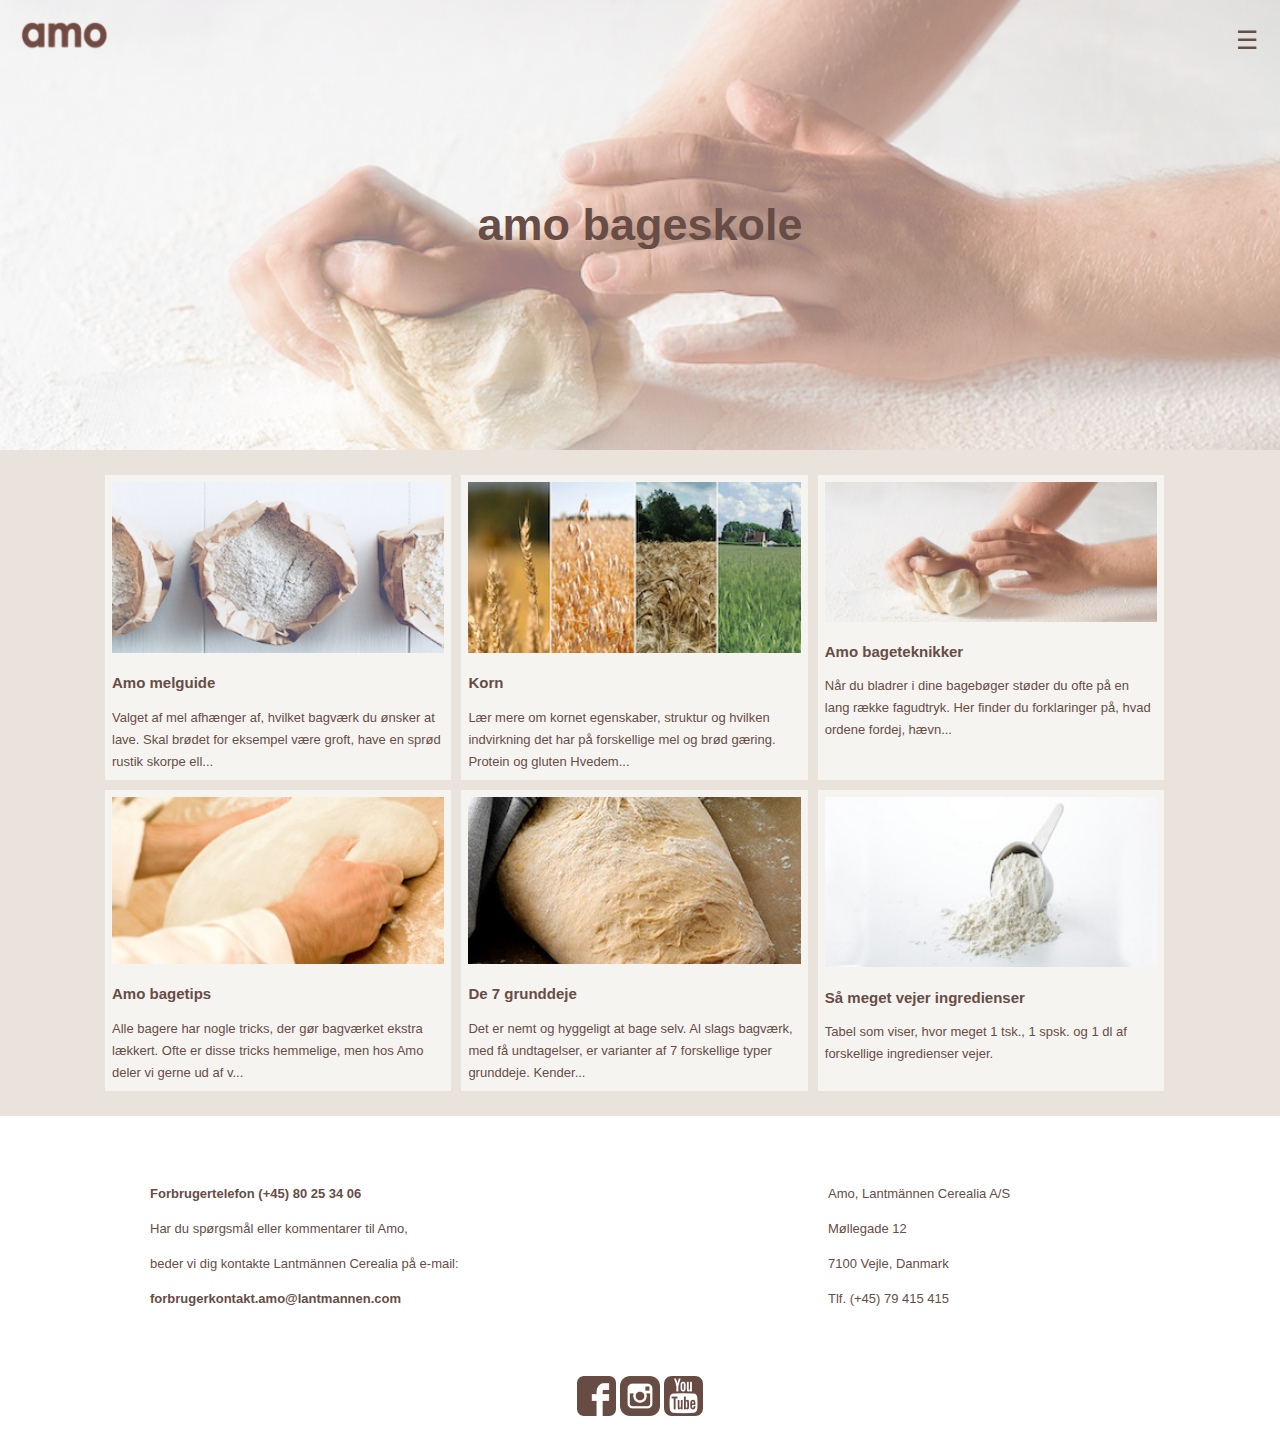
<file: bageskole.html>
<!DOCTYPE html>
<html lang="da">

<head>
    <meta charset="UTF-8">
    <meta name="viewport" content="width=device-width, minimum-scale=1.0">
    <title>Amo bageskole</title>

    <meta name="keywords" content="amo, bageskole, melguide, korn, bageteknikker, bagetips, grunddeje, dej, ingredienser, ">

    <meta name="description" content="Med Amos bageskole kan du finde hjælp, inspiration, guides og tips og tricks til din bagning. Herunder finder du Amo melguide, Korn, Amo bageteknikker, Amo bagetips, De 7 grunddeje og en tabel over, hvor meget de forskellige ingredienser vejer.">

    <link rel="stylesheet" href="css/style.css">
    <link rel="icon" href="images/favicon.png" type="image/png" sizes="16x16">



</head>

<body>
   
    <header class="bageskoleheader">
       <a href="index.html"><img src="images/amologomoerkbrun.png" alt="amo logo mørkebrun" class="amologo"></a>
        <div class="nav" id="mynav">
            <div class="menucontent">
    <ul>
        <li>
            <a href="#">
                <h2>om amo</h2>
            </a>
        </li>
        <li><a href="#">kontakt</a></li>
        <li><a href="bageskole.html">amo bageskole</a></li>
        <li><a href="#">amo play</a></li>
    </ul>
</div>
<div class="menucontent">
    <ul>
        <li>
            <a href="#">
                <h2>opskrifter</h2>
            </a>
        </li>
        <li><a href="#">amo klassikere</a></li>
        <li><a href="#">kage</a></li>
        <li><a href="broedopskrifter.html">brød</a></li>
        <li><a href="#">mad</a></li>
        <li><a href="#">glutenfrie opskrifter</a></li>
        <li><a href="#">juleopskrifter</a></li>
    </ul>
</div>
<div class="menucontent">
    <ul>
        <li>
            <a href="#">
                <h2>produkter</h2>
            </a>
        </li>
        <li><a href="#">nyheder</a></li>
        <li><a href="#">alle produkter (a-å)</a></li>
        <li><a href="#">mel</a></li>
        <li><a href="#">brød- og bolleblandinger</a></li>
        <li><a href="#">kageblandinger</a></li>
        <li><a href="#">glutenfri</a></li>
    </ul>
</div>
        

     <a href="javascript:void(0);" style="font-size:25px;" class="icon" id="bageskoleburger" onclick="myFunction()">&#9776;</a>
        </div>
        <div class="bageskoleoverskrift">amo bageskole</div>

         </header>
 

  <main class="bageskolemain">
        <div class="bageskole-grid">
            <div class="bageskole-grid-item">
                <a href="mel_bageskole.html" class="gridbutton"><img src="images/bageskole_melguide.png" alt="mel">
                    <h2>Amo melguide</h2>
                    Valget af mel afhænger af, hvilket bagværk du ønsker at lave. Skal brødet for eksempel være groft, have en sprød rustik skorpe ell...
                </a>
            </div>
             <div class="bageskole-grid-item">
                <a href="korn_bageskole.html" class="gridbutton"><img src="images/bageskole_kornsorter.jpg" alt="korn">
                    <h2>Korn</h2>
                   Lær mere om kornet egenskaber, struktur og hvilken indvirkning det har på forskellige mel og brød gæring. Protein og gluten Hvedem...
                </a>
            </div>
            <div class="bageskole-grid-item">
                <a href="#" class="gridbutton"><img src="images/bageskole_bageteknikker.png" alt="bageteknikker">
                    <h2>Amo bageteknikker</h2>
                   Når du bladrer i dine bagebøger støder du ofte på en lang række fagudtryk. Her finder du forklaringer på, hvad ordene fordej, hævn...
                </a>
            </div>
            <div class="bageskole-grid-item">
                <a href="#" class="gridbutton"><img src="images/bageskole_bagetips.jpg" alt="bagetips">
                    <h2>Amo bagetips</h2>
                   Alle bagere har nogle tricks, der gør bagværket ekstra lækkert. Ofte er disse tricks hemmelige, men hos Amo deler vi gerne ud af v...
                </a>
            </div>
               <div class="bageskole-grid-item">
                <a href="#" class="gridbutton"><img src="images/bageskole_grunddeje.jpg" alt="grunddeje">
                    <h2>De 7 grunddeje</h2>
                   Det er nemt og hyggeligt at bage selv. Al slags bagværk, med få undtagelser, er varianter af 7 forskellige typer grunddeje. Kender...
                </a>
            </div>
            <div class="bageskole-grid-item">
                <a href="#" class="gridbutton"><img src="images/bageskole_mel.jpg" alt="ingredienser">
                    <h2>Så meget vejer ingredienser</h2>
                   Tabel som viser, hvor meget 1 tsk., 1 spsk. og 1 dl af forskellige ingredienser vejer.
                </a>
            </div>
        </div>
  
    </main>
  
   
    <footer>
        <div class="info1">
            <strong>Forbrugertelefon (+45) 80 25 34 06</strong> <br>
            Har du spørgsmål eller kommentarer til Amo, <br>
            beder vi dig kontakte Lantmännen Cerealia på e-mail: <br>


            <a href="mailto:forbrugerkontakt.amo@lantmannen.com?" target="_top"><strong>forbrugerkontakt.amo@lantmannen.com</strong></a>




        </div>
        <div class="info2"> Amo, Lantmännen Cerealia A/S <br>
            Møllegade 12 <br>
            7100 Vejle, Danmark <br>
            Tlf. (+45) 79 415 415</div>
<div class="footericons">
    <a href="https://www.facebook.com/amodanmark/" target="_blank"><img src="images/facebook-logo.png" alt="facebook logo"></a>
    <a href="https://www.instagram.com/amodanmark/?hl=da" target="_blank"><img src="images/instagram.png" alt="instagram logo"></a>
    <a href="https://www.youtube.com/channel/UCpWmm1Vwp1QWhXt4ir-Wz4w" target="_blank"><img src="images/youtube.png" alt="youtube logo"></a>
</div>
    </footer>

    <script>
        function myFunction() {
            var x = document.getElementById("mynav");
            if (x.className === "nav") {
                x.className += " responsive";
            } else {
                x.className = "nav";
            }
        }
    </script>
</body>

</html>
</file>
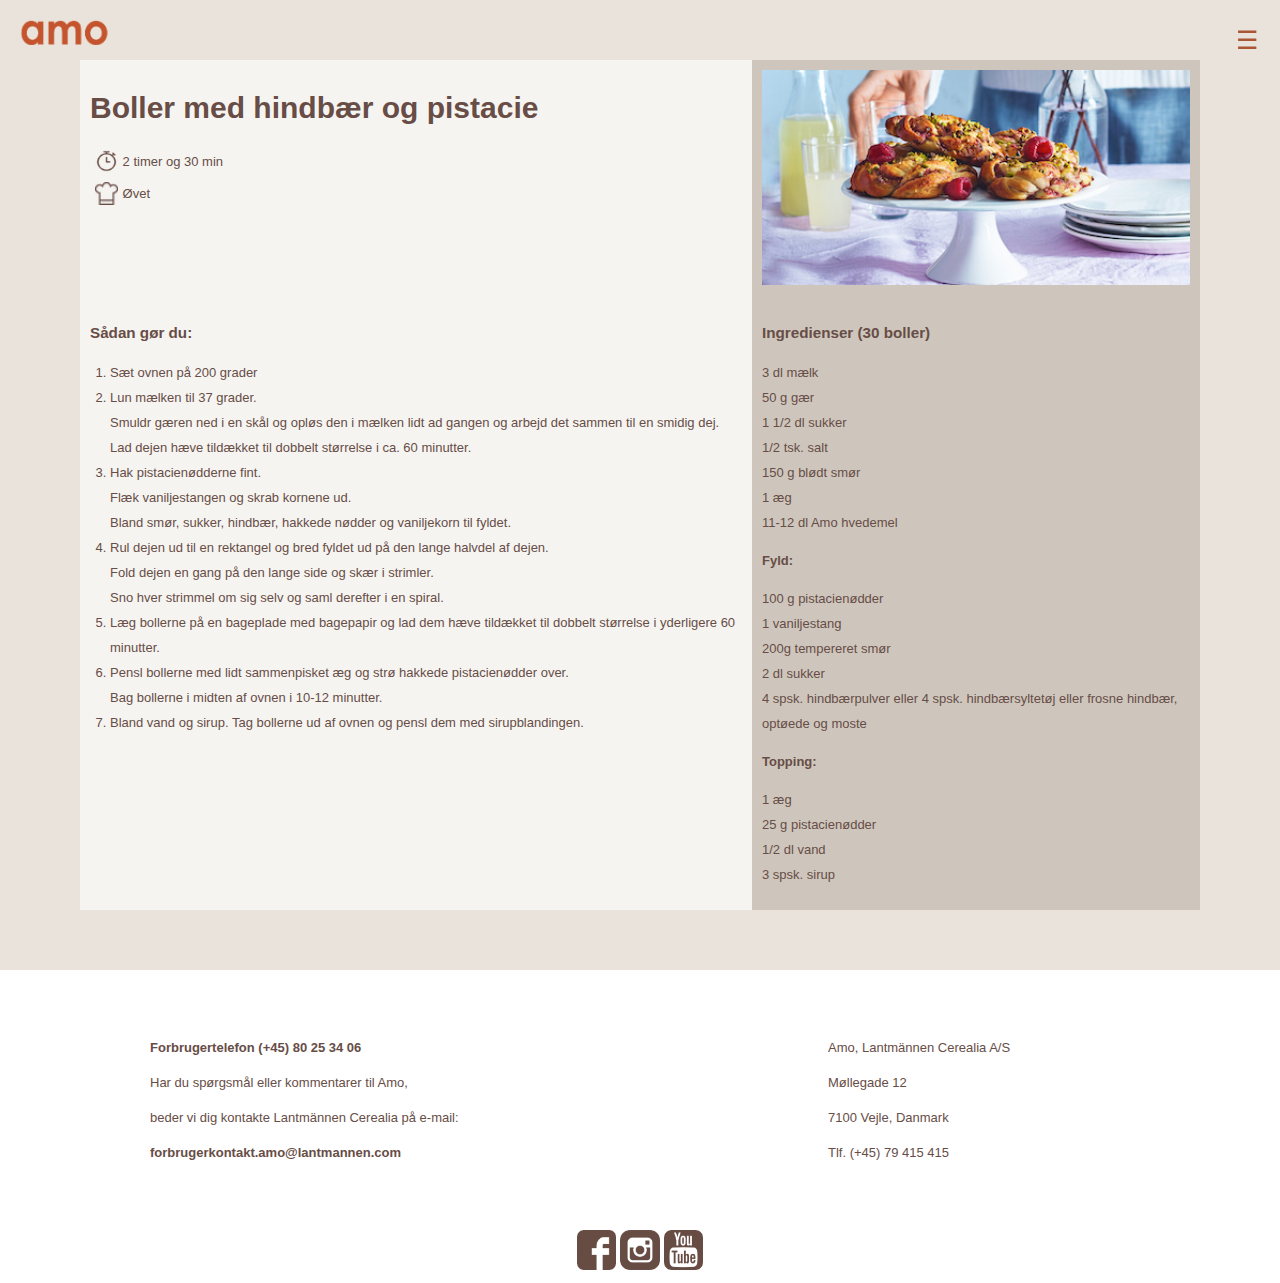
<file: bolleopskrift.html>
<!DOCTYPE html>
<html lang="da">

<head>
    <meta charset="UTF-8">
    <meta name="viewport" content="width=device-width, minimum-scale=1.0">
    <title>Boller med hindbær og pistacie</title>

    <meta name="keywords" content="amo, opskrift, boller, hindbær, pistacie, ingredienser, fyld, topping, sådan gør du, hvedemel">

    <meta name="description" content="En lækker opskrift på boller med hindbær og pistacie. Sværhedsgrad = øvet. Varighed = 2 timer og 30 minutter.">

    <link rel="stylesheet" href="css/style.css">
    <link rel="icon" href="images/favicon.png" type="image/png" sizes="16x16">



</head>

<body>
    <header class="bolleopskriftheader">
        <a href="index.html"><img src="images/amologolysbrun.png" alt="amo logo lysbrun" class="amologo"></a>
        <div class="nav" id="mynav">
            <div class="menucontent">
                <ul>
                    <li>
                        <a href="#">
                            <h2>om amo</h2>
                        </a>
                    </li>
                    <li><a href="#">kontakt</a></li>
                    <li><a href="bageskole.html">amo bageskole</a></li>
                    <li><a href="#">amo play</a></li>
                </ul>
            </div>
            <div class="menucontent">
                <ul>
                    <li>
                        <a href="#">
                            <h2>opskrifter</h2>
                        </a>
                    </li>
                    <li><a href="#">amo klassikere</a></li>
                    <li><a href="#">kage</a></li>
                    <li><a href="broedopskrifter.html">brød</a></li>
                    <li><a href="#">mad</a></li>
                    <li><a href="#">glutenfrie opskrifter</a></li>
                    <li><a href="#">juleopskrifter</a></li>
                </ul>
            </div>
            <div class="menucontent">
                <ul>
                    <li>
                        <a href="#">
                            <h2>produkter</h2>
                        </a>
                    </li>
                    <li><a href="#">nyheder</a></li>
                    <li><a href="#">alle produkter (a-å)</a></li>
                    <li><a href="#">mel</a></li>
                    <li><a href="#">brød- og bolleblandinger</a></li>
                    <li><a href="#">kageblandinger</a></li>
                    <li><a href="#">glutenfri</a></li>
                </ul>
            </div>


            <a href="javascript:void(0);" style="font-size:25px;" class="icon" id="broedopskrifterburger" onclick="myFunction()">&#9776;</a>
        </div>
    </header>
    <main class="bolleopskriftmain">

        <div class="bollegrid">
            <img src="images/boller_med_hindbaer_og_pistacie.jpg" alt="boller med hindbær og pistacie" class="bolleimg">


            <div class="opskriftintro">
                <h2>Boller med hindbær og pistacie</h2>
                <div class="bageinfo"><img src="images/timer.png" alt="timer" class="opskrifttimer">2 timer og 30 min</div>
                <div class="bageinfo"><img src="images/chef.png" alt="kokkehue" class="opskriftchef">Øvet</div>
            </div>
            <div class="ingredienser">
                <h3>Ingredienser (30 boller)</h3>
                <ul>
                    <li>3 dl mælk</li>
                    <li>50 g gær</li>
                    <li>1 1/2 dl sukker</li>
                    <li>1/2 tsk. salt</li>
                    <li>150 g blødt smør</li>
                    <li>1 æg</li>
                    <li>11-12 dl Amo hvedemel</li>
                </ul>

                <strong>Fyld:</strong>
                <ul>
                    <li>100 g pistacienødder</li>
                    <li>1 vaniljestang</li>
                    <li>200g tempereret smør</li>
                    <li>2 dl sukker</li>
                    <li>4 spsk. hindbærpulver eller 4 spsk. hindbærsyltetøj eller frosne hindbær, optøede og moste</li>
                </ul>


                <strong>Topping:</strong>
                <ul>
                    <li>1 æg</li>
                    <li>25 g pistacienødder</li>
                    <li>1/2 dl vand</li>
                    <li>3 spsk. sirup</li>
                </ul>
            </div>
            <div class="fremgangsmaade">
                <h3>Sådan gør du:</h3>
                <ol>
                    <li>Sæt ovnen på 200 grader</li>
                    <li>Lun mælken til 37 grader. <br>
                        Smuldr gæren ned i en skål og opløs den i mælken lidt ad
                        gangen og arbejd det sammen til en smidig dej. <br>
                        Lad dejen hæve tildækket til dobbelt størrelse i ca. 60 minutter.</li>
                    <li>Hak pistacienødderne fint. <br>
                        Flæk vaniljestangen og skrab kornene ud. <br>
                        Bland smør, sukker, hindbær, hakkede nødder og vaniljekorn
                        til fyldet.</li>
                    <li>Rul dejen ud til en rektangel og bred fyldet ud på den lange
                        halvdel af dejen. <br>
                        Fold dejen en gang på den lange side og skær i strimler. <br>
                        Sno hver strimmel om sig selv og saml derefter i en spiral.</li>
                    <li>Læg bollerne på en bageplade med bagepapir og lad dem
                        hæve tildækket til dobbelt størrelse i yderligere 60 minutter.</li>
                    <li>Pensl bollerne med lidt sammenpisket æg og strø hakkede
                        pistacienødder over. <br>
                        Bag bollerne i midten af ovnen i 10-12 minutter.</li>
                    <li>Bland vand og sirup.
                        Tag bollerne ud af ovnen og pensl dem med sirupblandingen.</li>
                </ol>


            </div>



        </div>


        <div></div>

    </main>




    <footer>
        <div class="info1">
            <strong>Forbrugertelefon (+45) 80 25 34 06</strong> <br>
            Har du spørgsmål eller kommentarer til Amo, <br>
            beder vi dig kontakte Lantmännen Cerealia på e-mail: <br>


            <a href="mailto:forbrugerkontakt.amo@lantmannen.com?" target="_top"><strong>forbrugerkontakt.amo@lantmannen.com</strong></a>




        </div>
        <div class="info2"> Amo, Lantmännen Cerealia A/S <br>
            Møllegade 12 <br>
            7100 Vejle, Danmark <br>
            Tlf. (+45) 79 415 415</div>
<div class="footericons">
    <a href="https://www.facebook.com/amodanmark/" target="_blank"><img src="images/facebook-logo.png" alt="facebook logo"></a>
    <a href="https://www.instagram.com/amodanmark/?hl=da" target="_blank"><img src="images/instagram.png" alt="instagram logo"></a>
    <a href="https://www.youtube.com/channel/UCpWmm1Vwp1QWhXt4ir-Wz4w" target="_blank"><img src="images/youtube.png" alt="youtube logo"></a>
</div>
    </footer>

    <script>
        function myFunction() {
            var x = document.getElementById("mynav");
            if (x.className === "nav") {
                x.className += " responsive";
            } else {
                x.className = "nav";
            }
        }
    </script>
</body>

</html>
</file>
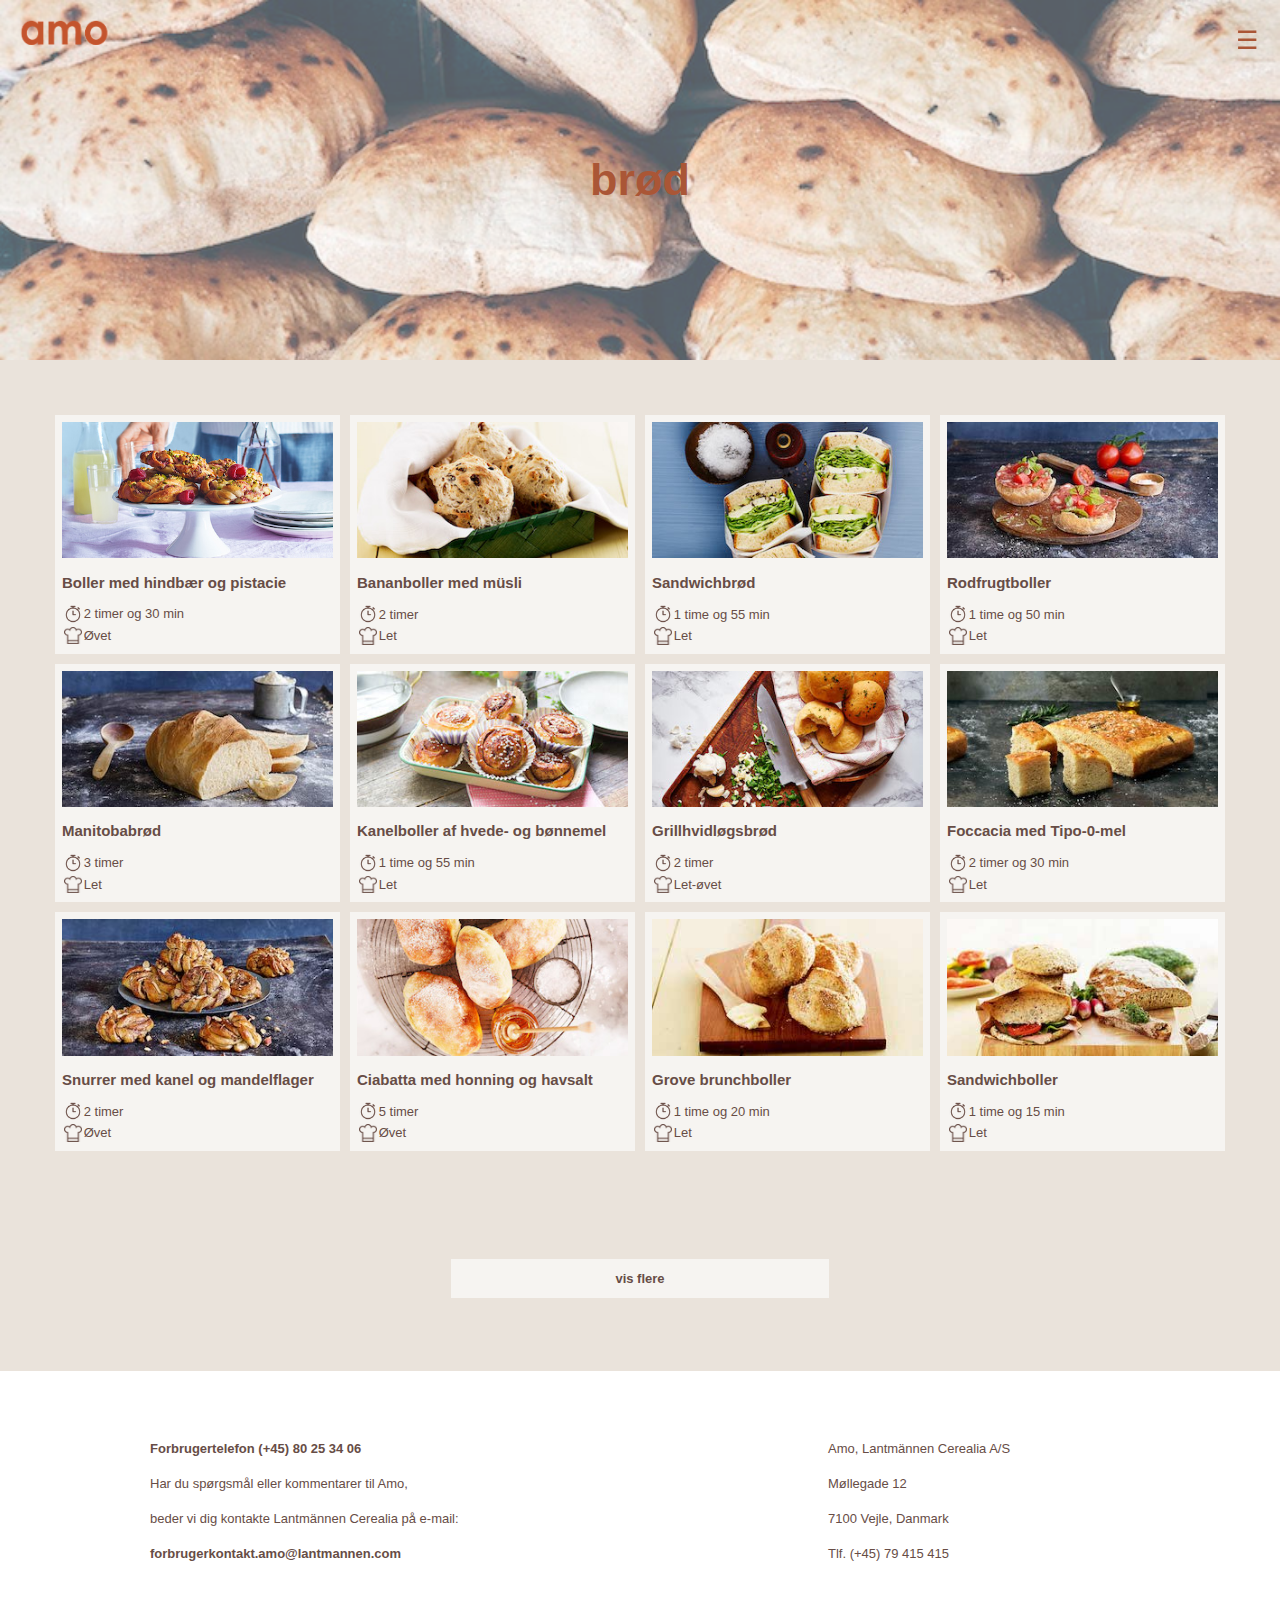
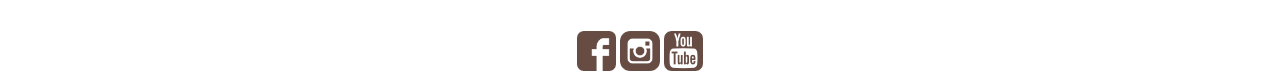
<file: broedopskrifter.html>
<!DOCTYPE html>
<html lang="da">

<head>
    <meta charset="UTF-8">
    <meta name="viewport" content="width=device-width, minimum-scale=1.0">
    <title>Brødopskrifter</title>

    <meta name="keywords" content="amo, opskrifter, brød, boller, boller med hindbær og pistacie, bananboller med müsli, sandwichbrød, rodfrugtboller, manitobabrød, kanelboller, bønnemel, grill, hvidløgsbrød, foccacia, tipo-0-mel, snurrer med kanel, ciabatta, grove brunchboller, sandwichboller">

    <meta name="description" content="Under Amos brødopskrifter findes der et stort udvalg af opskrifter på brød og boller med forskellige typer af mel.">

    <link rel="stylesheet" href="css/style.css">
    <link rel="icon" href="images/favicon.png" type="image/png" sizes="16x16">

</head>

<body>

    <header class="opskriftsideheader">
        <a href="index.html"><img src="images/amologolysbrun.png" alt="amo logo lysbrun" class="amologo"></a>
        <div class="nav" id="mynav">
            <div class="menucontent">
                <ul>
                    <li>
                        <a href="#">
                            <h2>om amo</h2>
                        </a>
                    </li>
                    <li><a href="#">kontakt</a></li>
                    <li><a href="bageskole.html">amo bageskole</a></li>
                    <li><a href="#">amo play</a></li>
                </ul>
            </div>
            <div class="menucontent">
                <ul>
                    <li>
                        <a href="#">
                            <h2>opskrifter</h2>
                        </a>
                    </li>
                    <li><a href="#">amo klassikere</a></li>
                    <li><a href="#">kage</a></li>
                    <li><a href="broedopskrifter.html">brød</a></li>
                    <li><a href="#">mad</a></li>
                    <li><a href="#">glutenfrie opskrifter</a></li>
                    <li><a href="#">juleopskrifter</a></li>
                </ul>
            </div>
            <div class="menucontent">
                <ul>
                    <li>
                        <a href="#">
                            <h2>produkter</h2>
                        </a>
                    </li>
                    <li><a href="#">nyheder</a></li>
                    <li><a href="#">alle produkter (a-å)</a></li>
                    <li><a href="#">mel</a></li>
                    <li><a href="#">brød- og bolleblandinger</a></li>
                    <li><a href="#">kageblandinger</a></li>
                    <li><a href="#">glutenfri</a></li>
                </ul>
            </div>


            <a href="javascript:void(0);" style="font-size:25px;" class="icon" id="broedopskrifterburger" onclick="myFunction()">&#9776;</a>
        </div>
        <div class="broedoverskrift">brød</div>
    </header>
    <main class="broedmain">
        <div class="broed-grid">
            <div class="broed-grid-item">
                <a href="bolleopskrift.html" class="gridbutton">
                    <img src="images/boller_med_hindbaer_og_pistacie.jpg" alt="boller med hindbær og pistacie">
                    <h2>Boller med hindbær og pistacie</h2>
                    <div class="bageinfo"><img src="images/timer.png" alt="timer" class="timer">2 timer og 30 min</div>
                    <div class="bageinfo"><img src="images/chef.png" alt="kokkehue" class="chef">Øvet</div>
                </a>
            </div>
            <div class="broed-grid-item"><a href="" class="gridbutton"><img src="images/bananboller.jpg" alt="bananboller med müsli">
                    <h2>Bananboller med müsli</h2>
                    <div class="bageinfo"><img src="images/timer.png" alt="timer" class="timer">2 timer</div>
                    <div class="bageinfo"><img src="images/chef.png" alt="kokkehue" class="chef">Let</div>
                </a>
            </div>
            <div class="broed-grid-item">
                <a href="#" class="gridbutton"><img src="images/sandwich-brod.jpg" alt="sandwichbrød">
                    <h2>Sandwichbrød</h2>
                    <div class="bageinfo"><img src="images/timer.png" alt="timer" class="timer">1 time og 55 min</div>
                    <div class="bageinfo"><img src="images/chef.png" alt="kokkehue" class="chef">Let</div>

                </a>
            </div>
            <div class="broed-grid-item">

                <a href="#" class="gridbutton">
                    <img src="images/rodfrugt-boller.jpg" alt="rodfrugtboller">
                    <h2>Rodfrugtboller</h2>
                    <div class="bageinfo"><img src="images/timer.png" alt="timer" class="timer">1 time og 50 min</div>
                    <div class="bageinfo"><img src="images/chef.png" alt="kokkehue" class="chef">Let</div>

                </a>
            </div>
            <div class="broed-grid-item">
                <a href="#" class="gridbutton">
                    <img src="images/manitobabroed.jpg" alt="manitobabrød">
                    <h2>Manitobabrød</h2>
                    <div class="bageinfo"><img src="images/timer.png" alt="timer" class="timer">3 timer</div>
                    <div class="bageinfo"><img src="images/chef.png" alt="kokkehue" class="chef">Let</div>

                </a></div>
            <div class="broed-grid-item">

                <a href="#" class="gridbutton">
                    <img src="images/kanelboller.jpg" alt="kanelboller">
                    <h2>Kanelboller af hvede- og bønnemel</h2>
                    <div class="bageinfo"><img src="images/timer.png" alt="timer" class="timer">1 time og 55 min</div>
                    <div class="bageinfo"><img src="images/chef.png" alt="kokkehue" class="chef">Let</div>
                </a>
            </div>
            <div class="broed-grid-item"><a href="#" class="gridbutton"><img src="images/grill_hvidlogsbroed.jpg" alt="grillhvidløgsbrød">
                    <h2>Grillhvidløgsbrød</h2>
                    <div class="bageinfo"><img src="images/timer.png" alt="timer" class="timer">2 timer</div>
                    <div class="bageinfo"><img src="images/chef.png" alt="kokkehue" class="chef">Let-øvet</div>

                </a></div>
            <div class="broed-grid-item">
                <a href="#" class="gridbutton"><img src="images/focaccia.jpg" alt="Foccacia">
                    <h2>Foccacia med Tipo-0-mel</h2>
                    <div class="bageinfo"><img src="images/timer.png" alt="timer" class="timer">2 timer og 30 min</div>
                    <div class="bageinfo"><img src="images/chef.png" alt="kokkehue" class="chef">Let</div>

                </a></div>
            <div class="broed-grid-item">
                <a href="#" class="gridbutton"><img src="images/snurrer-med-kanel-og-mandelflager.jpg" alt="Snurrer med kanel og mandelflager">
                    <h2>Snurrer med kanel og mandelflager</h2>
                    <div class="bageinfo"><img src="images/timer.png" alt="timer" class="timer">2 timer</div>
                    <div class="bageinfo"><img src="images/chef.png" alt="kokkehue" class="chef">Øvet</div>

                </a>
            </div>
            <div class="broed-grid-item">
                <a href="#" class="gridbutton"><img src="images/ciabatta.jpg" alt="ciabatta">
                    <h2>Ciabatta med honning og havsalt</h2>
                    <div class="bageinfo"><img src="images/timer.png" alt="timer" class="timer">5 timer</div>
                    <div class="bageinfo"><img src="images/chef.png" alt="kokkehue" class="chef">Øvet</div>

                </a>
            </div>
            <div class="broed-grid-item">

                <a href="#" class="gridbutton">
                    <img src="images/grove_brunchboller.jpg" alt="grove brunchboller">
                    <h2>Grove brunchboller</h2>
                    <div class="bageinfo"><img src="images/timer.png" alt="timer" class="timer">1 time og 20 min</div>
                    <div class="bageinfo"><img src="images/chef.png" alt="kokkehue" class="chef">Let</div>

                </a>
            </div>
            <div class="broed-grid-item">

                <a href="#" class="gridbutton">
                    <img src="images/sandwichboller.jpg" alt="sandwichboller">
                    <h2>Sandwichboller</h2>
                    <div class="bageinfo"><img src="images/timer.png" alt="timer" class="timer">1 time og 15 min</div>
                    <div class="bageinfo"><img src="images/chef.png" alt="kokkehue" class="chef">Let</div>

                </a>
            </div>
        </div>

        <a href="#" class="visflerebutton">vis flere</a>
    </main>

    <footer>
        <div class="info1">
            <strong>Forbrugertelefon (+45) 80 25 34 06</strong> <br>
            Har du spørgsmål eller kommentarer til Amo, <br>
            beder vi dig kontakte Lantmännen Cerealia på e-mail: <br>


            <a href="mailto:forbrugerkontakt.amo@lantmannen.com?" target="_top"><strong>forbrugerkontakt.amo@lantmannen.com</strong></a>




        </div>
        <div class="info2"> Amo, Lantmännen Cerealia A/S <br>
            Møllegade 12 <br>
            7100 Vejle, Danmark <br>
            Tlf. (+45) 79 415 415</div>
        <div class="footericons">
            <a href="https://www.facebook.com/amodanmark/" target="_blank"><img src="images/facebook-logo.png" alt="facebook logo"></a>
            <a href="https://www.instagram.com/amodanmark/?hl=da" target="_blank"><img src="images/instagram.png" alt="instagram logo"></a>
            <a href="https://www.youtube.com/channel/UCpWmm1Vwp1QWhXt4ir-Wz4w" target="_blank"><img src="images/youtube.png" alt="youtube logo"></a>
        </div>
    </footer>

    <script>
        function myFunction() {
            var x = document.getElementById("mynav");
            if (x.className === "nav") {
                x.className += " responsive";
            } else {
                x.className = "nav";
            }
        }
    </script>
</body>

</html>
</file>
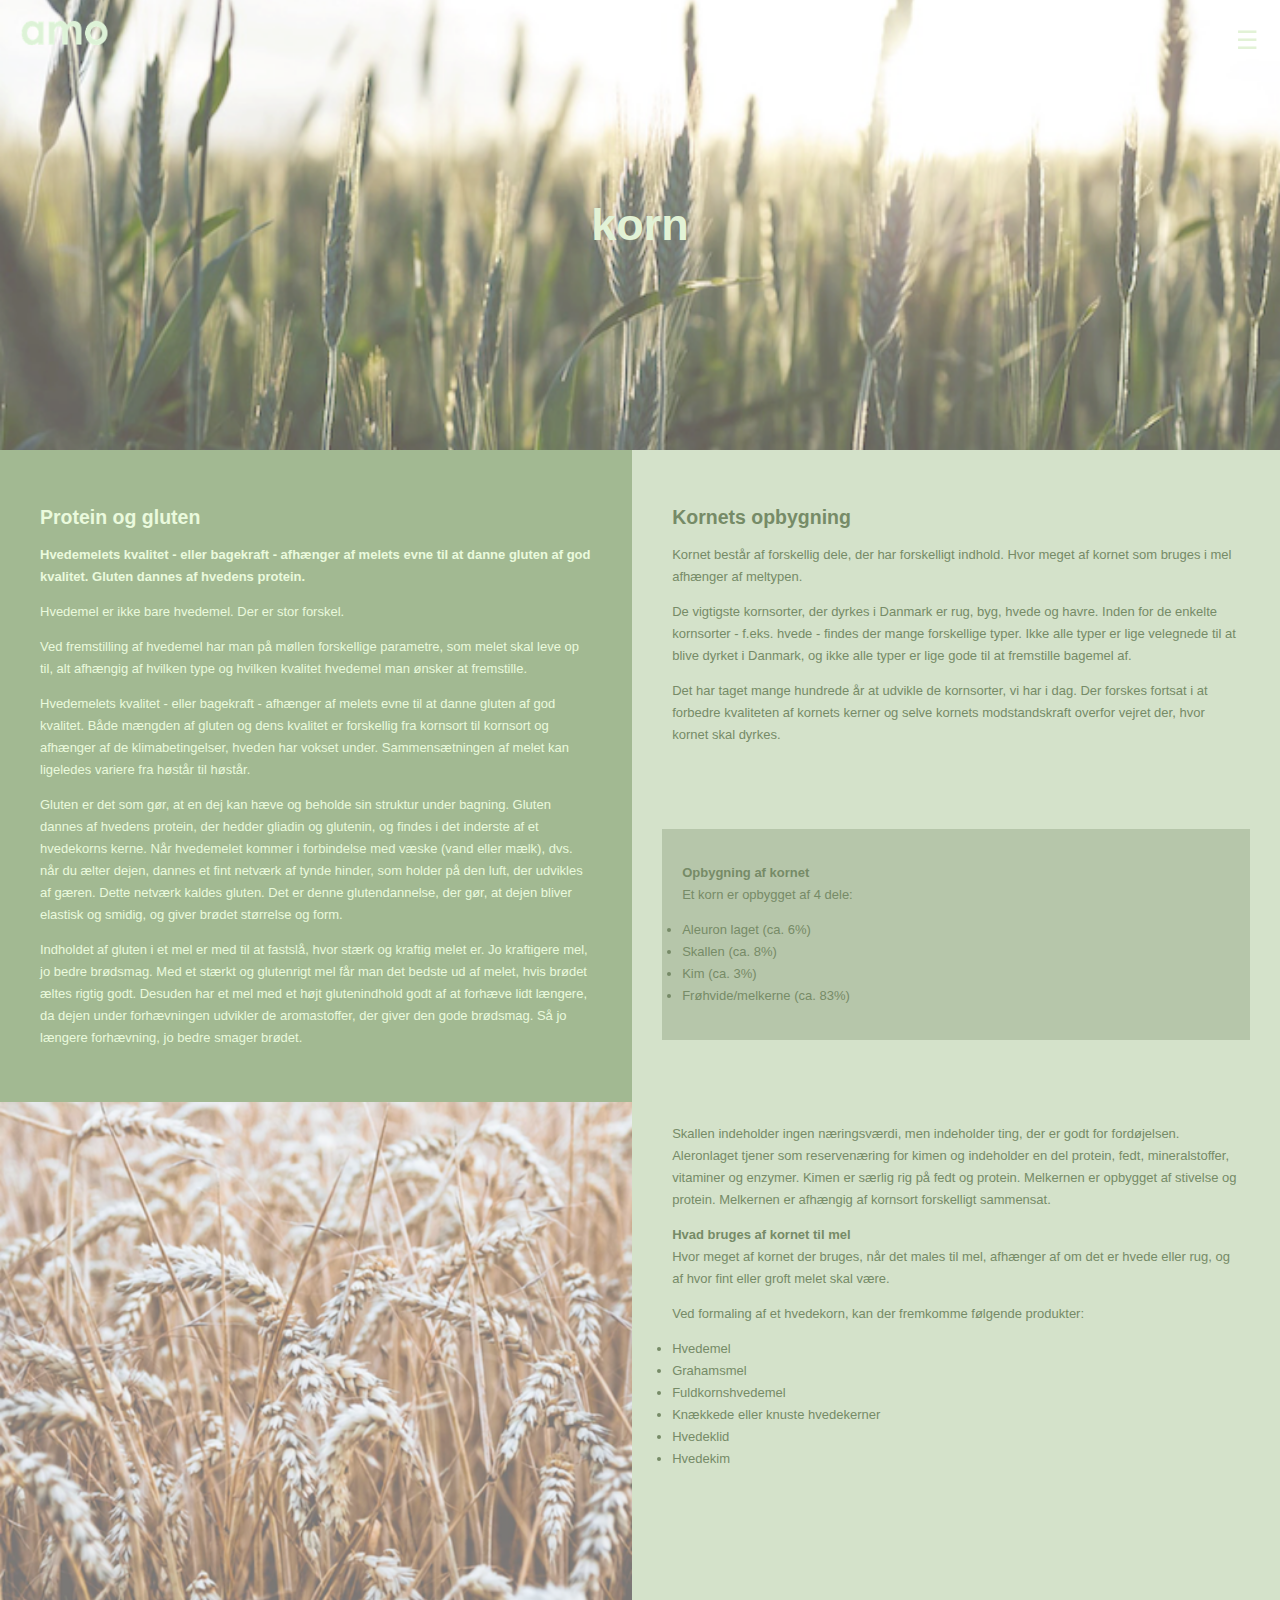
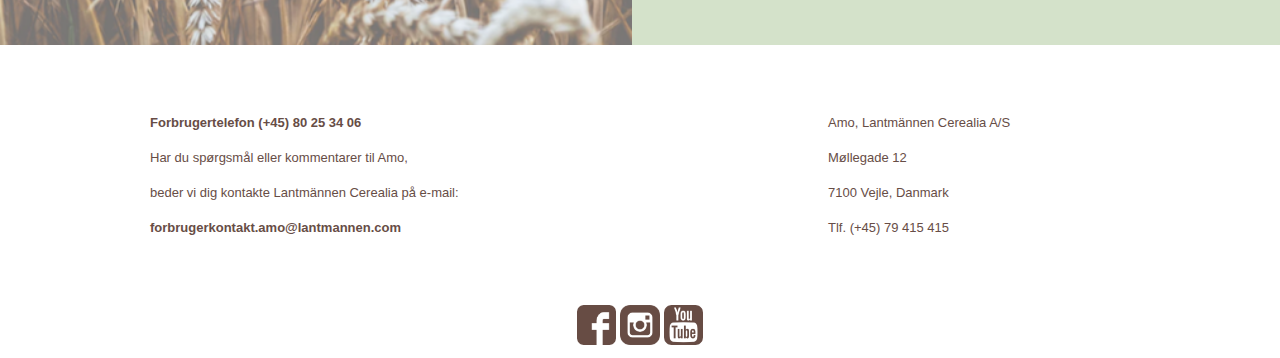
<file: korn_bageskole.html>
<!DOCTYPE html>
<html lang="da">

<head>
    <meta charset="UTF-8">
    <meta name="viewport" content="width=device-width, minimum-scale=1.0">
    <title>Korn</title>

    <meta name="keywords" content="amo, korn, protein, gluten, kornets opbygning, kornsorter, bagning, hvedemel, grahamsmel, fuldkornshvedemel, knækkede eller knuste hvedekerner, hvedeklid, hvedekim">

    <meta name="description" content="Amo hjælper dig med at blive klogere på korn, hvad det består af, hvordan opbygningen er og hvad der bruges af kornet til mel.">

    <link rel="stylesheet" href="css/style.css">
    <link rel="icon" href="images/favicon.png" type="image/png" sizes="16x16">



</head>

<body>

    <header class="kornheader">
        <a href="index.html"><img src="images/amologogroen.png" alt="amo logo grøn" class="amologo"></a>
        <div class="nav" id="mynav">
            <div class="menucontent">
    <ul>
        <li>
            <a href="#">
                <h2>om amo</h2>
            </a>
        </li>
        <li><a href="#">kontakt</a></li>
        <li><a href="bageskole.html">amo bageskole</a></li>
        <li><a href="#">amo play</a></li>
    </ul>
</div>
<div class="menucontent">
    <ul>
        <li>
            <a href="#">
                <h2>opskrifter</h2>
            </a>
        </li>
        <li><a href="#">amo klassikere</a></li>
        <li><a href="#">kage</a></li>
        <li><a href="broedopskrifter.html">brød</a></li>
        <li><a href="#">mad</a></li>
        <li><a href="#">glutenfrie opskrifter</a></li>
        <li><a href="#">juleopskrifter</a></li>
    </ul>
</div>
<div class="menucontent">
    <ul>
        <li>
            <a href="#">
                <h2>produkter</h2>
            </a>
        </li>
        <li><a href="#">nyheder</a></li>
        <li><a href="#">alle produkter (a-å)</a></li>
        <li><a href="#">mel</a></li>
        <li><a href="#">brød- og bolleblandinger</a></li>
        <li><a href="#">kageblandinger</a></li>
        <li><a href="#">glutenfri</a></li>
    </ul>
</div>


            <a href="javascript:void(0);" style="font-size:25px;" class="icon" id="kornbageskoleburger" onclick="myFunction()">&#9776;</a>
        </div>
        <div class="kornoverskrift">korn</div>
    </header>

    <div class="korngrid">
        <div class="proteingluten">
            <h2>Protein og gluten</h2>

            <p><strong> Hvedemelets kvalitet - eller bagekraft - afhænger af melets evne til at danne gluten af god kvalitet. Gluten dannes af hvedens protein.</strong></p>

            <p>Hvedemel er ikke bare hvedemel. Der er stor forskel.</p>

            <p>Ved fremstilling af hvedemel har man på møllen forskellige parametre, som melet skal leve op til, alt afhængig af hvilken type og hvilken kvalitet hvedemel man ønsker at fremstille. </p>

            <p>Hvedemelets kvalitet - eller bagekraft - afhænger af melets evne til at danne gluten af god kvalitet. Både mængden af gluten og dens kvalitet er forskellig fra kornsort til kornsort og afhænger af de klimabetingelser, hveden har vokset under. Sammensætningen af melet kan ligeledes variere fra høstår til høstår.</p>

            <p>Gluten er det som gør, at en dej kan hæve og beholde sin struktur under bagning. Gluten dannes af hvedens protein, der hedder gliadin og glutenin, og findes i det inderste af et hvedekorns kerne. Når hvedemelet kommer i forbindelse med væske (vand eller mælk), dvs. når du ælter dejen, dannes et fint netværk af tynde hinder, som holder på den luft, der udvikles af gæren. Dette netværk kaldes gluten. Det er denne glutendannelse, der gør, at dejen bliver elastisk og smidig, og giver brødet størrelse og form. </p>

            <p>Indholdet af gluten i et mel er med til at fastslå, hvor stærk og kraftig melet er. Jo kraftigere mel, jo bedre brødsmag. Med et stærkt og glutenrigt mel får man det bedste ud af melet, hvis brødet æltes rigtig godt. Desuden har et mel med et højt glutenindhold godt af at forhæve lidt længere, da dejen under forhævningen udvikler de aromastoffer, der giver den gode brødsmag. Så jo længere forhævning, jo bedre smager brødet.</p>
        </div>
        <div class="kornetsopbygning1">
            <h2>Kornets opbygning</h2>

            <p>Kornet består af forskellig dele, der har forskelligt indhold. Hvor meget af kornet som bruges i mel afhænger af meltypen.</p>

            <p>De vigtigste kornsorter, der dyrkes i Danmark er rug, byg, hvede og havre. Inden for de enkelte kornsorter - f.eks. hvede - findes der mange forskellige typer. Ikke alle typer er lige velegnede til at blive dyrket i Danmark, og ikke alle typer er lige gode til at fremstille bagemel af. </p>

            <p>Det har taget mange hundrede år at udvikle de kornsorter, vi har i dag. Der forskes fortsat i at forbedre kvaliteten af kornets kerner og selve kornets modstandskraft overfor vejret der, hvor kornet skal dyrkes.</p>
        </div>
        <div class="opbygningsinfo">
            <p><strong>Opbygning af kornet</strong> <br>
                Et korn er opbygget af 4 dele: <br> </p>
            <ul>
                <li>Aleuron laget (ca. 6%)</li>
                <li>Skallen (ca. 8%)</li>
                <li>Kim (ca. 3%)</li>
                <li>Frøhvide/melkerne (ca. 83%)</li>
            </ul>

        </div>
        <div class="kornetsopbygning2">
            <p> Skallen indeholder ingen næringsværdi, men indeholder ting, der er godt for fordøjelsen. <br>
                Aleronlaget tjener som reservenæring for kimen og indeholder en del protein, fedt, mineralstoffer, vitaminer og enzymer.
                Kimen er særlig rig på fedt og protein.
                Melkernen er opbygget af stivelse og protein. Melkernen er afhængig af kornsort forskelligt sammensat.</p>


            <p><strong>Hvad bruges af kornet til mel </strong> <br>
                Hvor meget af kornet der bruges, når det males til mel, afhænger af om det er hvede eller rug, og af hvor fint eller groft melet skal være.</p>

            <p>Ved formaling af et hvedekorn, kan der
                fremkomme følgende produkter:</p>
            <ul>
                <li>Hvedemel</li>
                <li>Grahamsmel</li>
                <li>Fuldkornshvedemel</li>
                <li>Knækkede eller knuste hvedekerner</li>
                <li>Hvedeklid</li>
                <li>Hvedekim</li>
            </ul>
        </div>
        <img src="images/kornmark.png" alt="kornmark" class="kornbageskoleimg">
    </div>


    <footer>
        <div class="info1">
            <strong>Forbrugertelefon (+45) 80 25 34 06</strong> <br>
            Har du spørgsmål eller kommentarer til Amo, <br>
            beder vi dig kontakte Lantmännen Cerealia på e-mail: <br>


            <a href="mailto:forbrugerkontakt.amo@lantmannen.com?" target="_top"><strong>forbrugerkontakt.amo@lantmannen.com</strong></a>




        </div>
        <div class="info2"> Amo, Lantmännen Cerealia A/S <br>
            Møllegade 12 <br>
            7100 Vejle, Danmark <br>
            Tlf. (+45) 79 415 415</div>
<div class="footericons">
    <a href="https://www.facebook.com/amodanmark/" target="_blank"><img src="images/facebook-logo.png" alt="facebook logo"></a>
    <a href="https://www.instagram.com/amodanmark/?hl=da" target="_blank"><img src="images/instagram.png" alt="instagram logo"></a>
    <a href="https://www.youtube.com/channel/UCpWmm1Vwp1QWhXt4ir-Wz4w" target="_blank"><img src="images/youtube.png" alt="youtube logo"></a>
</div>
    </footer>

    <script>
        function myFunction() {
            var x = document.getElementById("mynav");
            if (x.className === "nav") {
                x.className += " responsive";
            } else {
                x.className = "nav";
            }
        }
    </script>
</body>

</html>
</file>
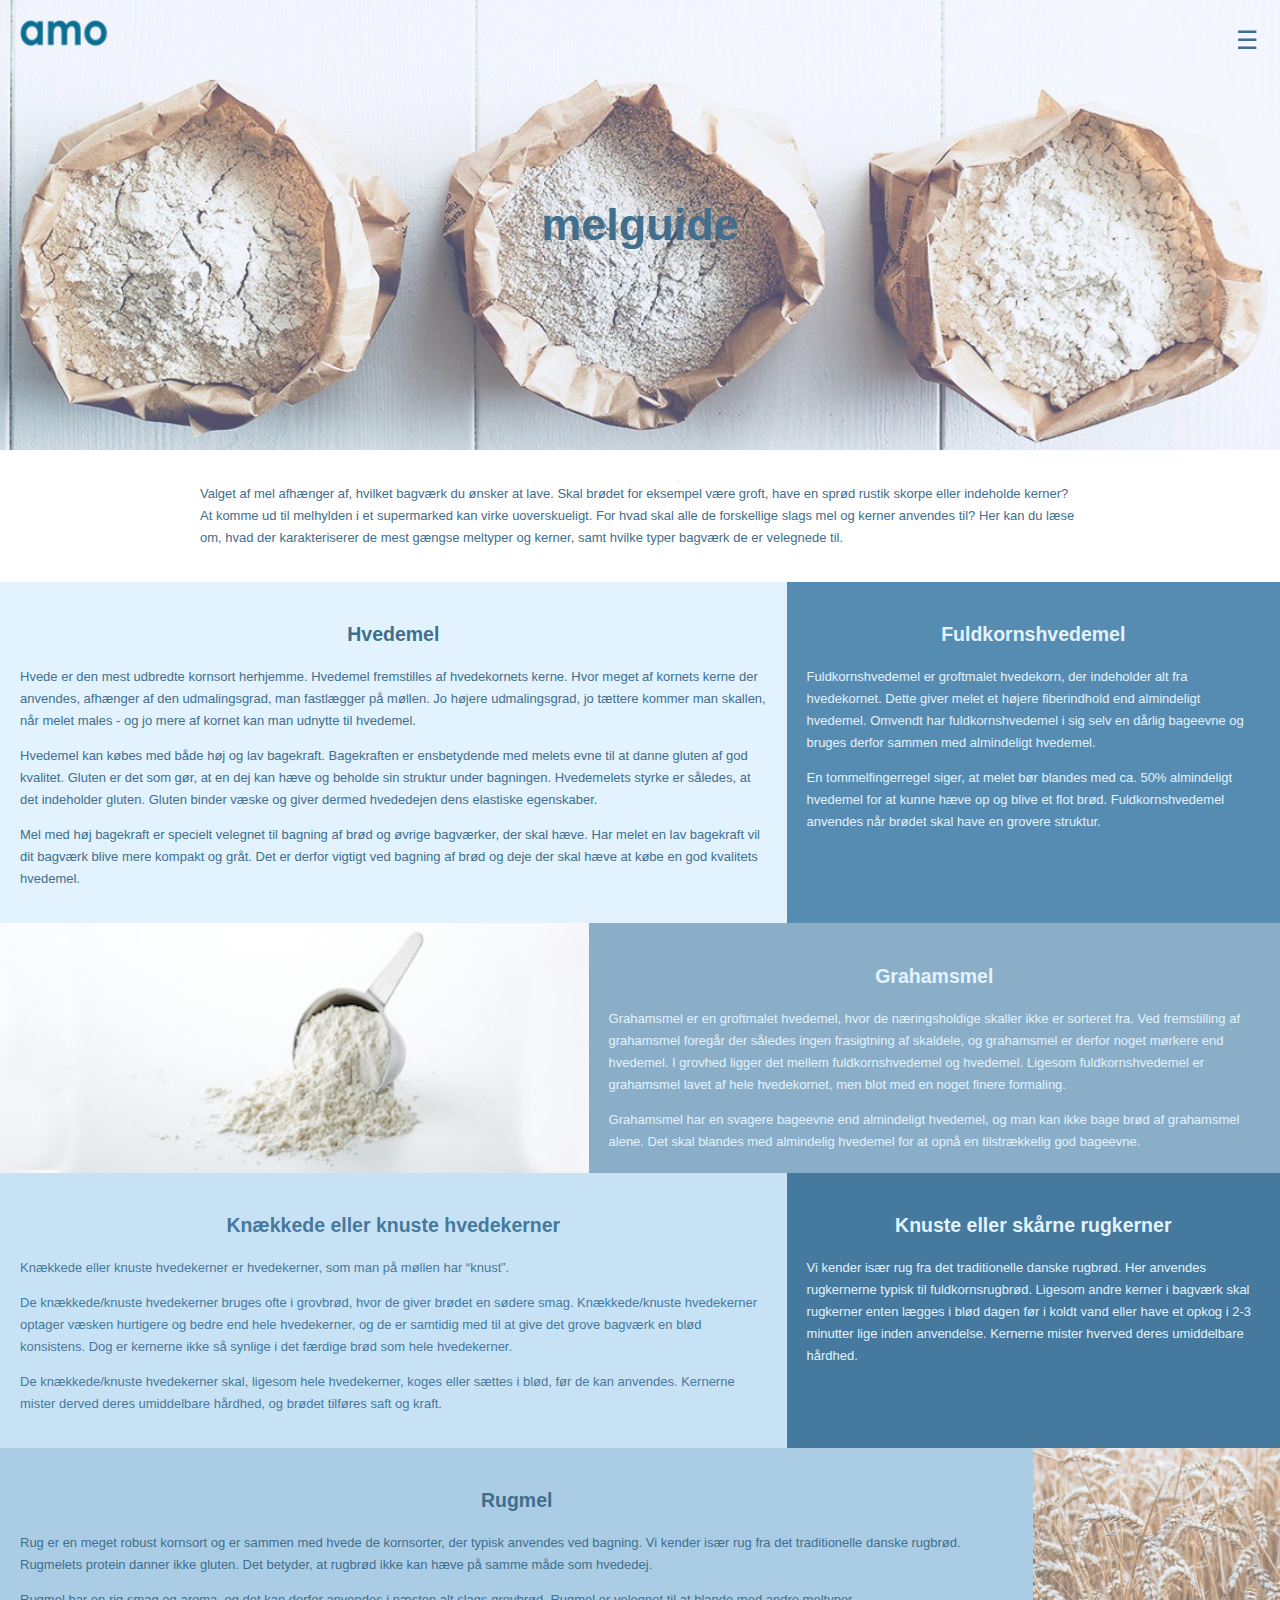
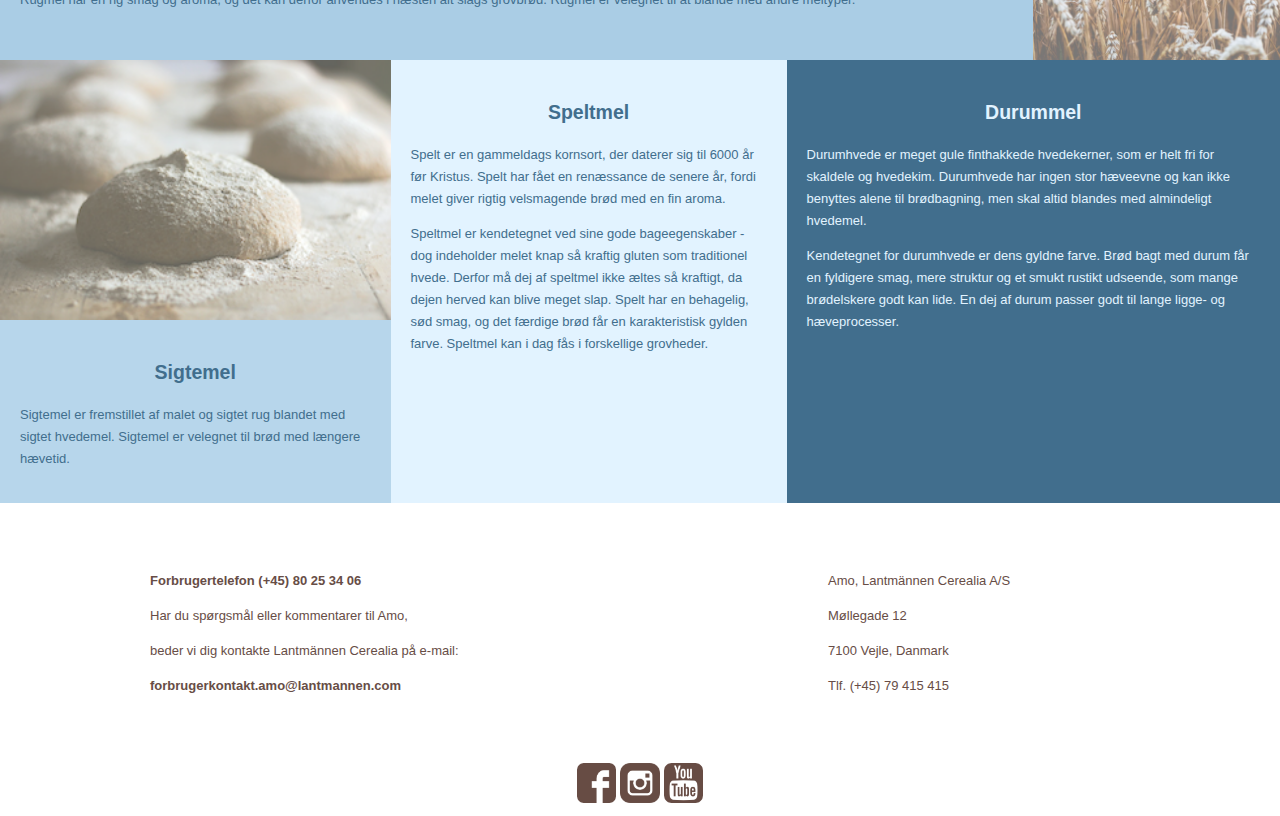
<file: mel_bageskole.html>
<!DOCTYPE html>
<html lang="da">

<head>
    <meta charset="UTF-8">
    <meta name="viewport" content="width=device-width, minimum-scale=1.0">
    <title>Melguide</title>

    <meta name="keywords" content="amo, melguide, mel, hvedemel, fuldkornshvedemel, grahamsmel, knuste eller skårne rugkerner, knækkede eller knuste hvedekerner, rugmel, durummel, sigtemel, speltmel, guide">

    <meta name="description" content="En melguide til dig, der gerne vil blive klogere på de forskellige meltyper som: hvedemel, fuldkornshvedemel, grahamsmel, knuste eller skårne rugkerner, knækkede eller knuste hvedekerner, rugmel, durummel, sigtemel og speltmel, bagning">

    <link rel="stylesheet" href="css/style.css">
    <link rel="icon" href="images/favicon.png" type="image/png" sizes="16x16">



</head>

<body>

    <header class="melheader">
        <a href="index.html"><img src="images/amologoblaa.png" alt="amo logo blå" class="amologo"></a>
        <div class="nav" id="mynav">
            <div class="menucontent">
                <ul>
                    <li>
                        <a href="#">
                            <h2>om amo</h2>
                        </a>
                    </li>
                    <li><a href="#">kontakt</a></li>
                    <li><a href="bageskole.html">amo bageskole</a></li>
                    <li><a href="#">amo play</a></li>
                </ul>
            </div>
            <div class="menucontent">
                <ul>
                    <li>
                        <a href="#">
                            <h2>opskrifter</h2>
                        </a>
                    </li>
                    <li><a href="#">amo klassikere</a></li>
                    <li><a href="#">kage</a></li>
                    <li><a href="broedopskrifter.html">brød</a></li>
                    <li><a href="#">mad</a></li>
                    <li><a href="#">glutenfrie opskrifter</a></li>
                    <li><a href="#">juleopskrifter</a></li>
                </ul>
            </div>
            <div class="menucontent">
                <ul>
                    <li>
                        <a href="#">
                            <h2>produkter</h2>
                        </a>
                    </li>
                    <li><a href="#">nyheder</a></li>
                    <li><a href="#">alle produkter (a-å)</a></li>
                    <li><a href="#">mel</a></li>
                    <li><a href="#">brød- og bolleblandinger</a></li>
                    <li><a href="#">kageblandinger</a></li>
                    <li><a href="#">glutenfri</a></li>
                </ul>
            </div>

            <a href="javascript:void(0);" style="font-size:25px;" class="icon" id="melbageskoleburger" onclick="myFunction()">&#9776;</a>
        </div>
        <div class="melguideoverskrift">melguide</div>
    </header>

    <main class="melmain">
        <div class="melgrid">
            <div class="melintro">
                <p>Valget af mel afhænger af, hvilket bagværk du ønsker at lave.
                    Skal brødet for eksempel være groft, have en sprød rustik skorpe eller indeholde kerner? At komme ud til melhylden i et supermarked kan virke uoverskueligt. For hvad skal alle de forskellige slags mel og kerner anvendes til? Her kan du læse om, hvad der karakteriserer de mest gængse meltyper og kerner, samt hvilke typer bagværk de er velegnede til.</p>
            </div>
            <div class="hvedemeltekst">
                <h2>Hvedemel</h2>
                <p>
                    Hvede er den mest udbredte kornsort herhjemme. Hvedemel fremstilles af hvedekornets kerne. Hvor meget af kornets kerne der anvendes, afhænger af den udmalingsgrad, man fastlægger på møllen. Jo højere udmalingsgrad, jo tættere kommer man skallen, når melet males - og jo mere af kornet kan man udnytte til hvedemel. </p>
                <p>
                    Hvedemel kan købes med både høj og lav bagekraft. Bagekraften er ensbetydende med
                    melets evne til at danne gluten af god kvalitet. Gluten er det som gør, at en dej kan hæve og beholde sin struktur under bagningen. Hvedemelets styrke er således, at det indeholder gluten. Gluten binder væske og giver dermed hvededejen dens elastiske egenskaber. </p>
                <p>
                    Mel med høj bagekraft er specielt velegnet til bagning af brød og øvrige bagværker, der skal
                    hæve. Har melet en lav bagekraft vil dit bagværk blive mere kompakt og gråt. Det er derfor vigtigt ved bagning af brød og deje der skal hæve at købe en god kvalitets hvedemel.</p>
            </div>
            <div class="fuldkornshvedemeltekst">
                <h2>Fuldkornshvedemel </h2>
                <p>Fuldkornshvedemel er groftmalet hvedekorn, der indeholder alt fra hvedekornet. Dette giver melet et højere fiberindhold end almindeligt hvedemel. Omvendt har fuldkornshvedemel i sig selv en dårlig bageevne og bruges derfor sammen med almindeligt hvedemel.</p>
                <p>
                    En tommelfingerregel siger, at melet bør blandes med ca. 50% almindeligt hvedemel for at kunne hæve op og blive et flot brød. Fuldkornshvedemel anvendes når brødet skal have en grovere struktur.</p>
            </div>
            <div class="grahamsmeltekst">
                <h2>Grahamsmel</h2>
                <p>Grahamsmel er en groftmalet hvedemel, hvor de næringsholdige skaller ikke er sorteret fra. Ved fremstilling af grahamsmel foregår der således ingen frasigtning af skaldele, og grahamsmel er derfor noget mørkere end hvedemel. I grovhed ligger det mellem fuldkornshvedemel og hvedemel. Ligesom fuldkornshvedemel er grahamsmel lavet af hele hvedekornet, men blot med en noget finere formaling. </p>

                Grahamsmel har en svagere bageevne end almindeligt hvedemel, og man kan ikke bage brød af grahamsmel alene. Det skal blandes med almindelig hvedemel for at opnå en tilstrækkelig god bageevne.
            </div>
            <div class="rugkernertekst">
                <h2>Knuste eller skårne rugkerner</h2>
                <p>
                    Vi kender især rug fra det traditionelle danske rugbrød. Her anvendes rugkernerne typisk til fuldkornsrugbrød. Ligesom andre kerner i bagværk skal rugkerner enten lægges i blød dagen før i koldt vand eller have et opkog i 2-3 minutter lige inden anvendelse. Kernerne mister hverved deres umiddelbare hårdhed.</p>
            </div>
            <div class="hvedekernertekst">
                <h2>Knækkede eller knuste hvedekerner</h2>
                <p>Knækkede eller knuste hvedekerner er hvedekerner, som man på møllen har “knust”.</p>
                <p>
                    De knækkede/knuste hvedekerner bruges ofte i grovbrød, hvor de giver brødet en sødere smag. Knækkede/knuste hvedekerner optager væsken hurtigere og bedre end hele hvedekerner, og de er samtidig med til at give det grove bagværk en blød konsistens. Dog er kernerne ikke så synlige i det færdige brød som hele hvedekerner. </p>
                <p>
                    De knækkede/knuste hvedekerner skal, ligesom hele hvedekerner, koges eller sættes i blød, før de kan anvendes. Kernerne mister derved deres umiddelbare hårdhed, og brødet tilføres saft og kraft.</p>
            </div>
            <div class="rugmeltekst">
                <h2>Rugmel</h2>
                <p>Rug er en meget robust kornsort og er sammen med hvede de kornsorter, der typisk anvendes ved bagning. Vi kender især rug fra det traditionelle danske rugbrød. Rugmelets protein danner ikke gluten. Det betyder, at rugbrød ikke kan hæve på samme måde som hvededej. </p>
                <p>
                    Rugmel har en rig smag og aroma, og det kan derfor anvendes i næsten alt slags grovbrød. Rugmel er velegnet til at blande med andre meltyper.</p>
            </div>

            <div class="speltmeltekst">
                <h2>Speltmel</h2>
                <p>Spelt er en gammeldags kornsort, der daterer sig til 6000 år før Kristus. Spelt har fået en renæssance de senere år, fordi melet giver rigtig velsmagende brød med en fin aroma. </p>
                <p>
                    Speltmel er kendetegnet ved sine gode bageegenskaber - dog indeholder melet knap så kraftig gluten som traditionel hvede. Derfor må dej af speltmel ikke æltes så kraftigt, da dejen herved kan blive meget slap. Spelt har en behagelig, sød smag, og det færdige brød får en karakteristisk gylden farve. Speltmel kan i dag fås i forskellige grovheder.</p>
            </div>
            <div class="durummeltekst">
                <h2>Durummel</h2>
                <p>Durumhvede er meget gule finthakkede hvedekerner, som er helt fri for skaldele og hvedekim. Durumhvede har ingen stor hæveevne og kan ikke benyttes alene til brødbagning, men skal altid blandes med almindeligt hvedemel.</p>

                <p>Kendetegnet for durumhvede er dens gyldne farve. Brød bagt med durum får en fyldigere smag, mere struktur og et smukt rustikt udseende, som mange brødelskere godt kan lide. En dej af durum passer godt til lange ligge- og hæveprocesser.</p>
            </div>
            <div class="sigtemeltekst">
                <h2>Sigtemel</h2>
                <p>Sigtemel er fremstillet af malet og sigtet rug blandet med sigtet hvedemel. Sigtemel er velegnet til brød med længere hævetid.</p>
            </div>


            <img src="images/mel2.jpg" alt="mel" class="melkopimg">
            <img src="images/kornmark.png" alt="kornmark" class="kornmarkimg">
            <img src="images/bolledej.png" alt="bolledej" class="bolledej">
        </div>

    </main>




    <footer>
        <div class="info1">
            <strong>Forbrugertelefon (+45) 80 25 34 06</strong> <br>
            Har du spørgsmål eller kommentarer til Amo, <br>
            beder vi dig kontakte Lantmännen Cerealia på e-mail: <br>


            <a href="mailto:forbrugerkontakt.amo@lantmannen.com?" target="_top"><strong>forbrugerkontakt.amo@lantmannen.com</strong></a>




        </div>
        <div class="info2"> Amo, Lantmännen Cerealia A/S <br>
            Møllegade 12 <br>
            7100 Vejle, Danmark <br>
            Tlf. (+45) 79 415 415</div>
<div class="footericons">
    <a href="https://www.facebook.com/amodanmark/" target="_blank"><img src="images/facebook-logo.png" alt="facebook logo"></a>
    <a href="https://www.instagram.com/amodanmark/?hl=da" target="_blank"><img src="images/instagram.png" alt="instagram logo"></a>
    <a href="https://www.youtube.com/channel/UCpWmm1Vwp1QWhXt4ir-Wz4w" target="_blank"><img src="images/youtube.png" alt="youtube logo"></a>
</div>
    </footer>

    <script>
        function myFunction() {
            var x = document.getElementById("mynav");
            if (x.className === "nav") {
                x.className += " responsive";
            } else {
                x.className = "nav";
            }
        }
    </script>
</body>

</html>
</file>
<file: css/style.css>
/*GLOBAL RULES*/
* {
    box-sizing: border-box;
    font-family: "centurygothic", sans-serif;
    padding: 0;
}

/*STYLING TIL BODY*/
body {
    margin: 0px;
}

/*STYLING TIL HEADER PÅ INDEXSITE*/
.indexheader {
    background-image: url(../images/amohvedemel.png);
    height: 50vh;
    background-repeat: no-repeat;
    background-size: cover;
    background-position: center;
}

/*STYLING TIL AMO LOGO I VENSTRE TOP HJØRNE*/
.amologo {
    width: 20%;
    padding: 3%;
    position: fixed;
    z-index: 2;
    left: 0;
    top: 0;
}

/*STYLING TIL NAVIGATIONSBAR*/
.nav {
    width: 100%;
    position: absolute;
    padding: 9%;
    top: 0;
    left: 0;
    z-index: 1;
    display: flex;
    flex-direction: column;
    font-size: 13px;
}

.nav a {
    text-decoration: none;
    color: #8E7F76;
    line-height: 25px;
    letter-spacing: 2px;
}

.nav li {
    list-style-type: none;
    text-align: center;
}

.nav li a {
    display: none;
}

.nav a.icon {
    float: right;
    display: block;
    position: fixed;
    top: 0;
    right: 0;
    padding: 5px;
    color: #8E7F76;
}

#indexburger {
    color: #8E7F76;
}

.nav.responsive {
    position: fixed;
    height: 100vh;
    background-color: #EAEEEF;
}

.nav.responsive .icon {
    position: fixed;
    right: 0;
    top: 0;
}

.nav.responsive a {
    float: none;
    display: block;
    text-align: center;
}

.nav.responsive .menucontent {
    float: none;
    line-height: 25px;
}

.nav li a:hover {
    background-color: #8E7F76;
    color: #EAEEEF;
}

.nav li a h2:hover {
    background-color: #EAEEEF;
    color: #8E7F76;
}

/*STYLING TIL FORSIDE-QUOTE (SKAL IKKE VISES PÅ MOBIL OG TABLET*/
.quote {
    display: none;
}

/*STYLING TIL PARALLAX EFFEKT PÅ FORSIDE*/
.parallax1 {
    background-image: url(../images/opskrifter.png);
    height: 20vh;
    background-position: center;
    background-size: cover;
    display: flex;
    justify-content: center;
    align-items: center;
    font-size: 20px;
    font-weight: bold;
    color: #674D46;
}

/*STYLING TIL DE KNAPPER OG BILLEDER, DER FØRER EN IND PÅ DE FORSKELLIGE OPSKRIFTSIDER (HER BRUGES FLEXBOX)*/
.opskriftcontainer {
    width: 100%;
    padding: 2%;
    margin: 0 auto;
    display: flex;
    flex-wrap: wrap;
    text-align: center;
}

.opskriftitem {
    padding: 2%;
    position: relative;
    display: flex;
    justify-content: center;
    align-items: center;
    margin: 0 auto;
    width: 50%;
}

.amoklassikere {
    position: absolute;
}

.amoklassikere > a {
    color: #5C7CB5;
}

.kage {
    position: absolute;
}

.kage > a {
    color: #D1758C;
}

.broed {
    position: absolute;
}

.broed > a {
    color: #C1704D;
}

.mad {
    position: absolute;
}

.mad > a {
    color: #748E61;
}

.glutenfri {
    position: absolute;
}

.glutenfri > a {
    color: #4B0B09;
}

.juleopskrifter {
    position: absolute;
}

.juleopskrifter > a {
    color: #AA5636;
}

.opskriftitem > img {
    width: 100%;
}

.button {
    background: rgba(255, 255, 255, 0.7);
    width: 110px;
    border: none;
    text-decoration: none;
    display: flex;
    align-items: center;
    justify-content: center;
    font-size: 12px;
    cursor: pointer;
    font-weight: bold;
    letter-spacing: 1px;
    height: 50px;
    margin: 0 auto;
    padding: 5px;
}

.button:hover {
    background: rgba(255, 255, 255, 0.9);
    transition-duration: 0.4s;
}

/*STYLING TIL PARALLAX EFFEKT PÅ FORSIDE*/
.parallax2 {
    background-image: url(../images/melguide.png);
    height: 20vh;
    background-position: center;
    background-size: cover;
    display: flex;
    justify-content: center;
    align-items: center;
    font-size: 20px;
    font-weight: bold;
    color: #416E8D;
}

/*STYLING TIL DEN SEKTION, DER LEDER EN VIDERE TIL "MELGUIDE" SAMT STYLING AF BUTTON*/
.melguide {
    text-align: center;
    background-color: #EBF7FF;
    color: #416E8D;
    line-height: 17px;
    font-size: 10px;
    padding: 40px;
}

.melguide > p > a {
    text-decoration: none;
    font-weight: bold;
}

.melbutton {
    background-color: #416E8D;
    border: none;
    color: #EBF7FF;
    padding: 15px;
    text-align: center;
    text-decoration: none;
    display: inline-block;
    font-size: 10px;
    cursor: pointer;
    width: 250px;
    border: 2px solid #416E8D;
}

.melbutton:hover {
    background-color: #EBF7FF;
    border: 2px solid #416E8D;
    color: #416E8D;
    transition: .5s;
}

/*STYLING TIL PARALLAX EFFEKT PÅ FORSIDE*/
.parallax3 {
    background-image: url(../images/korn.png);
    height: 20vh;
    background-position: center;
    background-size: cover;
    display: flex;
    justify-content: center;
    align-items: center;
    font-size: 20px;
    font-weight: bold;
    color: #E2F2D6;
}

/*STYLING TIL DEN SEKTION, DER LEDER EN VIDERE TIL "KORN" SAMT STYLING AF BUTTON*/
.korn {
    text-align: center;
    background-color: #E2F2D6;
    color: #768B67;
    padding: 40px;
    line-height: 17px;
    font-size: 10px;
}

.korn > p > a {
    text-decoration: none;
    font-weight: bold;
}

.kornbutton {
    background-color: #768B67;
    border: none;
    color: #E2F2D6;
    padding: 15px;
    text-align: center;
    text-decoration: none;
    display: inline-block;
    font-size: 10px;
    cursor: pointer;
    width: 250px;
    border: 2px solid #768B67;
}

.kornbutton:hover {
    background-color: #E2F2D6;
    border: 2px solid #768B67;
    color: #768B67;
    transition: .5s;
}

/*STYLING TIL PARALLAX EFFEKT PÅ FORSIDE*/
.parallax4 {
    background-image: url(../images/aelte-dej.png);
    height: 20vh;
    background-position: center;
    background-size: cover;
}

/*STYLING TIL FOOTER*/
footer {
    display: flex;
    flex-direction: column;
    color: #674D46;
    font-size: 8px;
    line-height: 15px;
    text-align: center;
    flex-wrap: wrap;
    width: 100%;
}

.info1 {
    width: 70%;
    margin: 0 auto;
    padding: 20px;
}

.info1 > a {
    text-decoration: none;
    color: #674D46;
}

.info2 {
    width: 60%;
    margin: 0 auto;
    padding: 20px;
}
 .footericons {
        text-align: center;
     margin: 0 auto;
    }
.footericons img {
    width: 15%;
}

/*
___________________________________________________
STYLING TIL HEADER PÅ UNDERSIDEN "BROEDOPSKRIFTER"*/
.opskriftsideheader {
    background-image: url(../images/broedopskrifter.png);
    height: 20vh;
    background-repeat: no-repeat;
    background-size: cover;
    background-position: center;
    display: flex;
    justify-content: center;
    align-items: center;
}

#broedopskrifterburger {
    color: #AA5636;
}

.broedoverskrift {
    font-size: 25px;
    font-weight: bold;
    color: #AA5636;
}

/*STYLING TIL MAIN PÅ UNDERSIDEN "BROEDOPSKRIFTER"*/
.broedmain {
    background-color: #EAE3DB;
    padding: 10px;
}

/*STYLING TIL GRID PÅ UNDERSIDEN "BROEDOPSKRIFTER"*/
.broed-grid {
    display: grid;
    grid-template-columns: 50% 50%;
}

.broed-grid-item {
    padding: 5px;
}

.broed-grid-item > img {
    width: 100%;
    height: 50%;
}

.broed-grid-item a img {
    width: 100%;
}

.gridbutton {
    background-color: #F6F4F1;
    border: none;
    color: #674D46;
    text-align: left;
    text-decoration: none;
    display: block;
    font-size: 10px;
    cursor: pointer;
    width: 100%;
    height: 100%;
    padding: 7px;
}

.gridbutton h2 {
    font-size: 12px;
}

.bageinfo .timer {
    width: 8%;
    padding: 2px;
}

.bageinfo .chef {
    width: 8%;
    padding: 2px;
}

.bageinfo {
    display: flex;
    align-items: center;
}

.visflerebutton {
    background-color: #F6F4F1;
    border: none;
    color: #674D46;
    font-weight: bold;
    text-align: center;
    text-decoration: none;
    display: block;
    font-size: 10px;
    cursor: pointer;
    width: 50%;
    padding: 10px;
    margin: 5% auto;
    border: 2px solid #F6F4F1;
}

.visflerebutton:hover {
    background-color: #674D46;
    color: #F6F4F1;
    border: 2px solid #674D46;
    transition: .5s;
}

/*
___________________________________________________
STYLING TIL HEADER PÅ UNDERSIDEN "BOLLEOPSKRIFT"*/

.bolleopskriftheader {
    height: 5vh;
}

/*STYLING TIL MAIN PÅ UNDERSIDEN "BOLLEOPSKRIFT"*/
.bolleopskriftmain {
    background-color: #EAE3DB;
    padding: 0px;
    margin: 0 auto;
    color: #674D46;
    width: 100%;
}


/*STYLING TIL GRID PÅ UNDERSIDEN "BOLLEOPSKRIFT"*/
.bollegrid {
    display: inline-grid;
    grid-template-columns: auto;
    background-color: #F6F4F1;
    line-height: 20px;
    font-size: 11px;
}
.bollegrid ol {
    padding-left: 20px;
}

.bolleimg {
    width: 100%;
    padding: 10px;
}

.opskriftintro {
    padding: 10px;
}

.ingredienser {
    background-color: #CEC6BD;
    padding: 10px;
}

.fremgangsmaade {
    background-color: #F6F4F1;
    padding: 10px;
}

.opskrifttimer {
    width: 8%;
    padding: 5px;
}

.opskriftchef {
    width: 8%;
    padding: 5px;
}

/*
___________________________________________________
STYLING TIL HEADER PÅ UNDERSIDEN "MEL_BAGESKOLE"*/
.melheader {
    background-image: url(../images/melguide.png);
    height: 20vh;
    background-repeat: no-repeat;
    background-size: cover;
    background-position: center;
    display: flex;
    justify-content: center;
    align-items: center;
}

#melbageskoleburger {
    color: #416E8D;
}

.melguideoverskrift {
    font-size: 25px;
    font-weight: bold;
    color: #416E8D;
}

/*STYLING TIL GRID PÅ UNDERSIDEN "MEL_BAGESKOLE"*/
.melgrid {
    display: inline-grid;
    grid-template-columns: auto;
    background-color: #FFFFFF;
    line-height: 20px;
    font-size: 11px;
}

.melintro {
    background-color: #FFFFFF;
    color: #416E8D;
    padding: 10px;
}

.hvedemeltekst {
    background-color: #E2F3FF;
    color: #416E8D;
    padding: 10px;
}

.fuldkornshvedemeltekst {
    background-color: #568CB1;
    color: #E2F3FF;
    padding: 10px;
}

.grahamsmeltekst {
    background-color: #8AAEC7;
    color: #E2F3FF;
    padding: 10px;
}

.rugkernertekst {
    background-color: #45799D;
    color: #E2F3FF;
    padding: 10px;
}

.hvedekernertekst {
    background-color: #C8E2F5;
    color: #45799D;
    padding: 10px;
}

.rugmeltekst {
    background-color: #AACDE5;
    color: #416E8D;
    padding: 10px;
}

.speltmeltekst {
    background-color: #E2F3FF;
    color: #416E8D;
    padding: 10px;
}

.durummeltekst {
    background-color: #416E8D;
    color: #E2F3FF;
    padding: 10px;
}

.sigtemeltekst {
    background-color: #B7D6EB;
    color: #416E8D;
    padding: 10px;
}

.melgrid h2 {
    text-align: center;
    padding: 5px;
}

.melkopimg {
    width: 100%;
    height: auto;
}

.kornmarkimg {
    width: 100%;
    height: auto;
    display: none;
}

.bolledej {
    display: none;
    height: auto;
}

/*
___________________________________________________
STYLING TIL HEADER PÅ UNDERSIDEN "KORN_BAGESKOLE"*/
.kornheader {
    background-image: url(../images/korn.png);
    height: 20vh;
    background-repeat: no-repeat;
    background-size: cover;
    background-position: center;
    display: flex;
    justify-content: center;
    align-items: center;
}

#kornbageskoleburger {
    color: #E2F2D6;
}

.kornoverskrift {
    font-size: 25px;
    font-weight: bold;
    color: #E2F2D6;
}

/*STYLING TIL GRID PÅ UNDERSIDEN "KORN_BAGESKOLE"*/
.korngrid {
    display: inline-grid;
    grid-template-columns: auto;
    background-color: #FFFFFF;
    line-height: 20px;
    font-size: 11px;
}

.proteingluten {
    background-color: #A2B992;
    color: #EAFADD;
    padding: 10px;
}

.kornetsopbygning1 {
    background-color: #D4E2CA;
    color: #768B67;
    padding: 10px;
}

.opbygningsinfo {
    background-color: #B6C6AA;
    color: #768B67;
    padding: 10px;
    border: 10px solid #D4E2CA;
}

.kornetsopbygning2 {
    background-color: #D4E2CA;
    color: #768B67;
    padding: 10px;
}

.kornbageskoleimg {
    display: none;
}

/*
___________________________________________________
STYLING TIL HEADER PÅ UNDERSIDEN "BAGESKOLE"*/
.bageskoleheader {
    background-image: url(../images/aelte-dej.png);
    height: 20vh;
    background-repeat: no-repeat;
    background-size: cover;
    background-position: center;
    display: flex;
    justify-content: center;
    align-items: center;
}

#bageskoleburger {
    color: #674D46;
}

.bageskoleoverskrift {
    font-size: 25px;
    font-weight: bold;
    color: #674D46;
}

.bageskolemain {
    background-color: #EAE3DB;
    padding: 10px;
}

/*STYLING TIL GRID PÅ UNDERSIDEN "BAGESKOLE"*/
.bageskole-grid {
    display: inline-grid;
    grid-template-columns: 50% 50%;
        color: #674D46;
    line-height: 16px;

    
}

.bageskole-grid-item {
    padding: 5px;
}

.bageskole-grid-item > img {
    width: 100%;
    height: 50%;
}

.bageskole-grid-item a img {
    width: 100%;
}



/*MEDIA QUERIES: SLUKKER FOR PARALLAX SCROLLING-FUNKTIONEN PÅ ALLE SKÆRME UNDER 1366PX / ALLE TABLETS OG TELEFONER.*/
@media only screen and (max-device-width: 1366px) {
    .parallax1 {
        background-attachment: scroll;
    }

    .parallax2 {
        background-attachment: scroll;
    }
}

/*MEDIA QUERIES TIL TABLET (MIN 600PX) 
(portrait tablets and large phones, 600px and up) */
@media only screen and (min-width: 600px) {
    .indexheader {
        height: 70vh;
    }

    .amologo {
        width: 12%;
        padding: 15px;
    }

    .nav a.icon {
        padding: 12px;
    }

    .opskriftitem {
        width: 33.3%;
    }

    .button {
        width: 120px;
        font-size: 15px;
    }

    footer {
        line-height: 25px;
        font-size: 10px;
        flex-direction: row;
        text-align: left;
    }

    .info1 {
        width: 60%;
        padding: 40px 20px 40px 40px;
    }

    .info2 {
        width: 40%;
        padding: 40px 40px 40px 0px;
    }

    .broed-grid {
        grid-template-columns: 33% 33% 33%;
    }

    .broedoverskrift {
        font-size: 35px;
    }

    .visflerebutton {
        font-size: 12px;
    }

    .gridbutton {
        font-size: 12px;
    }

    .gridbutton h2 {
        font-size: 14px;
    }

    .bolleopskriftmain {
        color: #674D46;
    }

    .bolleopskriftheader {
        height: 7vh;
    }

    .bollegrid {
        grid-template-columns: 60% 40%;
        grid-template-rows: auto;
    }

    .bolleimg {
        grid-column: 2 / -1;
        grid-row: 1 / 2;
        padding: 0;
        border: 5px solid #CEC6BD;
    }

    .opskriftintro {
        font-size: 12px;
        grid-column: 1 / 2;
        grid-row: 1 / 2;
    }

    .ingredienser {
        font-size: 12px;
        grid-column: 2 / -1;
        grid-row: 3 / -1;
    }

    .fremgangsmaade {
        font-size: 12px;
        grid-column: 1 / 2;
        grid-row: 2 / -1;
    }

    .opskriftintro h2 {
        font-size: 20px;
    }

    .melheader {
        height: 35vh;
    }

    .melguideoverskrift {
        font-size: 35px;
    }

    .melgrid {
        grid-template-columns: auto auto;
        grid-template-rows: auto;
        line-height: 22px;
        font-size: 12px;
    }

    .melintro {
        grid-column: 1 / 3;
        grid-row: 1 / 2;
    }

    .hvedemeltekst {
        grid-column: 1 / 2;
        grid-row: 2 / 5;
    }

    .fuldkornshvedemeltekst {
        grid-column: 2 / 3;
        grid-row: 2 / 3;
    }

    .grahamsmeltekst {
        grid-column: 1 / 3;
        grid-row: 5 / 6;
    }

    .rugkernertekst {
        grid-column: 1 / 2;
        grid-row: 6 / 7;
    }

    .hvedekernertekst {
        grid-column: 2 / 3;
        grid-row: 6 / 8;
    }

    .rugmeltekst {
        grid-column: 1 / 2;
        grid-row: 7 / 9;
    }

    .speltmeltekst {
        grid-column: 2 / 3;
        grid-row: 10 / 12;
    }

    .durummeltekst {
        grid-column: 2 / 3;
        grid-row: 8 / 10;
    }

    .sigtemeltekst {
        grid-column: 1 / 2;
        grid-row: 11 / 12;
    }

    .melgrid h2 {
        text-align: center;
        padding: 5px;
    }

    .melkopimg {
        grid-column: 2 / 3;
        grid-row: 3 / 5;
        height: 100%;
    }

    .kornmarkimg {
        grid-column: 1 / 2;
        grid-row: 9 /11;
        display: block;
        height: 100%;
    }

    .kornheader {
        height: 30vh;
    }

    .kornoverskrift {
        font-size: 35px;
    }

    .korngrid {
        grid-template-columns: auto auto;
        line-height: 22px;
        font-size: 12px;
    }

    .proteingluten {
        grid-column: 1 / 2;
        grid-row: 1 /4;
    }

    .kornetsopbygning1 {
        grid-column: 2 / 3;
        grid-row: 1 / 2;
    }

    .opbygningsinfo {
        grid-column: 2 / 3;
        grid-row: 2 / 3;
        border: 20px solid #D4E2CA;
    }

    .kornetsopbygning2 {
        grid-column: 2 / 3;
        grid-row: 3 / 6;
    }

    .kornbageskoleimg {
        display: block;
        width: 100%;
        grid-column: 1 / 2;
        grid-row: 4 / 6;
    }

    .bageskoleheader {
        height: 30vh;
    }

    .bageskoleoverskrift {
        font-size: 35px;
    }

    .bageskole-grid {
        grid-template-columns: 33% 33% 33%;
        line-height: 18px;
        font-size: 12px;

    }
   

}



/* MEDIA QUERIES TIL LAPTOP (MIN 992PX)
Large devices (laptops/desktops, 992px and up) */
@media only screen and (min-width: 992px) {
    .indexheader {
        height: 100vh;
    }

    .amologo {
        width: 10%;
        padding: 20px;
    }

    .nav {
        flex-direction: row;
        justify-content: center;
        justify-content: space-evenly;
        padding-top: 100px;
        font-size: 15px;
    }

    .nav a {
        line-height: 40px;
    }

    .nav a.icon {
        padding: 20px;
    }

    .quote {
        height: 50vh;
        display: flex;
        justify-content: center;
        align-items: center;
    }
    .quote h1 {
        font-size: 60px;
        color: gainsboro;

    }

    .parallax1 {
        height: 400px;
        background-attachment: fixed;
        font-size: 70px;
    }

    .opskriftcontainer {
        padding: 20px;
        flex-direction: row;
    }

    .opskriftitem {
        padding: 10px;
        width: 16.6%;
    }

    .button {
        width: 150px;
        font-size: 20px;
        height: 70px;
    }

    .parallax2 {
        height: 400px;
        background-attachment: fixed;
        font-size: 70px;
    }

    .melguide {
        padding: 50px 300px 50px 300px;
        line-height: 35px;
        font-size: 15px;
    }

    .melbutton {
        font-size: 15px;
        width: 350px;
    }

    .parallax3 {
        height: 400px;
        background-attachment: fixed;
        font-size: 70px;
    }

    .korn {
        padding: 50px 380px 50px 380px;
        line-height: 35px;
        font-size: 15px;
    }

    .kornbutton {
        font-size: 15px;
        width: 350px;
    }

    .parallax4 {
        height: 400px;
        background-attachment: fixed;
    }

    footer {
        line-height: 35px;
        font-size: 13px;
        flex-direction: row;
        text-align: left;
    }

    .info1 {
        width: 60%;
        padding: 60px 20px 60px 150px;
    }

    .info2 {
        width: 40%;
        padding: 60px;
    }
.footericons img {
    width: 20%;
}
    .opskriftsideheader {
        height: 40vh;
    }

    .broed-grid {
        grid-template-columns: 25% 25% 25% 25%;
        padding: 40px;
    }

    .broedoverskrift {
        font-size: 45px;
    }

    .visflerebutton {
        font-size: 13px;
        width: 30%;
    }

    .gridbutton {
        font-size: 13px;
    }

    .gridbutton h2 {
        font-size: 15px;
    }

    .bolleopskriftmain {
        padding: 60px 80px;
        color: #674D46;
    }

    .bolleopskriftheader {
        height: 0vh;
    }

    .bollegrid {
        grid-template-columns: 60% 40%;
        grid-template-rows: auto;
        line-height: 25px;
    }

    .bolleimg {
        grid-column: 2 / 3;
        grid-row: 1 / 2;
        padding: 0;
        border: 10px solid #CEC6BD;
    }

    .opskriftintro {
        font-size: 13px;
        grid-column: 1 / 2;
        grid-row: 1 / 2;
    }

    .ingredienser {
        font-size: 13px;
        grid-column: 2 / 3;
        grid-row: 2 / 6;
    }

    .fremgangsmaade {
        font-size: 13px;
        grid-column: 1 / 2;
        grid-row: 2 / 6;
    }

    .opskrifttimer {
        width: 5%;
        padding: 5px;
    }

    .opskriftchef {
        width: 5%;
        padding: 5px;
    }

    .opskriftintro h2 {
        font-size: 30px;
    }

    .melheader {
        height: 50vh;
    }

    .melguideoverskrift {
        font-size: 45px;
    }

    .melgrid {
        grid-template-columns: auto auto auto auto auto;
        grid-template-rows: auto;
        line-height: 22px;
        font-size: 13px;
    }

    .melintro {
        grid-column: 1 / 7;
        grid-row: 1 / 2;
        padding: 20px 200px 20px 200px;
    }

    .hvedemeltekst {
        grid-column: 1 / 5;
        grid-row: 2 / 3;
        padding: 20px;
    }

    .fuldkornshvedemeltekst {
        grid-column: 5 / 7;
        grid-row: 2 / 3;
        padding: 20px;
    }

    .grahamsmeltekst {
        grid-column: 4 / 7;
        grid-row: 3 / 4;
        padding: 20px;
    }

    .rugkernertekst {
        grid-column: 5 / 7;
        grid-row: 4 / 5;
        padding: 20px;
    }

    .hvedekernertekst {
        grid-column: 1 / 5;
        grid-row: 4 / 5;
        padding: 20px;
    }

    .rugmeltekst {
        grid-column: 1 / 6;
        grid-row: 5 / 6;
        padding: 20px;
    }

    .speltmeltekst {
        grid-column: 3 / 5;
        grid-row: 6 / 8;
        padding: 20px;
    }

    .durummeltekst {
        grid-column: 5 / 7;
        grid-row: 6 / 8;
        padding: 20px;
    }

    .sigtemeltekst {
        grid-column: 1 / 3;
        grid-row: 7 / 8;
        padding: 20px;
    }

    .melkopimg {
        grid-column: 1 / 4;
        grid-row: 3 / 4;
        height: 100%;
    }

    .kornmarkimg {
        grid-column: 6 / 7;
        grid-row: 5 / 6;
        display: block;
        height: 100%;
    }

    .bolledej {
        grid-column: 1 / 3;
        grid-row: 6 / 7;
        display: block;
        width: 100%;
    }

    .kornheader {
        height: 50vh;
    }

    .kornoverskrift {
        font-size: 45px;
    }

    .korngrid {
        font-size: 13px;
        line-height: 22px;
    }

    .proteingluten {
        padding: 40px;
    }

    .kornetsopbygning1 {
        padding: 40px;
    }

    .opbygningsinfo {
        padding: 20px;
        border: 30px solid #D4E2CA;
    }

    .kornetsopbygning2 {
        padding: 40px;
    }

    .bageskoleheader {
        height: 50vh;
    }

    .bageskoleoverskrift {
        font-size: 45px;
    }

    .bageskolemain {
        padding: 20px 100px;
    }

    .bageskole-grid {
        grid-template-columns: 33% 33% 33%;
            font-size: 13px;

    }

    .bageskole-grid-item {
        font-size: 13px;
        line-height: 22px;
    }
}
</file>
